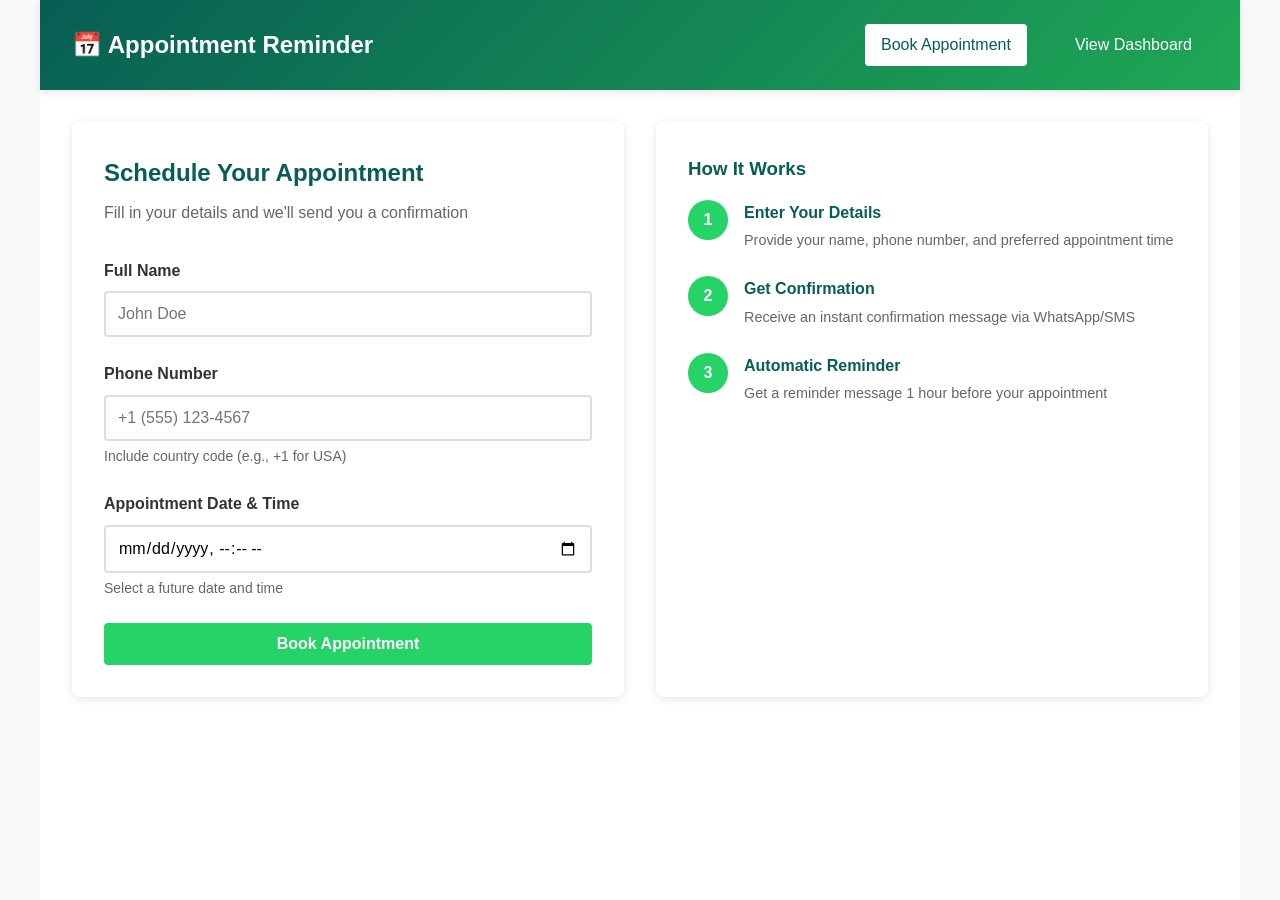
<file: templates/index.html>
<!DOCTYPE html>
<html lang="en">
<head>
    <meta charset="UTF-8">
    <meta name="viewport" content="width=device-width, initial-scale=1.0">
    <title>Appointment Reminder - Book Now</title>
    <link rel="stylesheet" href="/static/style.css">
</head>
<body>
    <div class="container">
        <div class="navbar">
            <div class="nav-content">
                <h1 class="logo">📅 Appointment Reminder</h1>
                <div class="nav-links">
                    <a href="/" class="active">Book Appointment</a>
                    <a href="/dashboard">View Dashboard</a>
                </div>
            </div>
        </div>

        <div class="main-content">
            <div class="form-container">
                <div class="form-card">
                    <h2>Schedule Your Appointment</h2>
                    <p class="subtitle">Fill in your details and we'll send you a confirmation</p>

                    <form id="appointmentForm">
                        <div class="form-group">
                            <label for="customerName">Full Name</label>
                            <input 
                                type="text" 
                                id="customerName" 
                                name="customer_name" 
                                placeholder="John Doe" 
                                required
                                minlength="2"
                            />
                            <span class="error" id="nameError"></span>
                        </div>

                        <div class="form-group">
                            <label for="phoneNumber">Phone Number</label>
                            <input 
                                type="tel" 
                                id="phoneNumber" 
                                name="phone_number" 
                                placeholder="+1 (555) 123-4567" 
                                required
                            />
                            <span class="help-text">Include country code (e.g., +1 for USA)</span>
                            <span class="error" id="phoneError"></span>
                        </div>

                        <div class="form-group">
                            <label for="appointmentTime">Appointment Date & Time</label>
                            <input 
                                type="datetime-local" 
                                id="appointmentTime" 
                                name="appointment_time" 
                                required
                            />
                            <span class="help-text">Select a future date and time</span>
                            <span class="error" id="timeError"></span>
                        </div>

                        <button type="submit" class="btn btn-primary" id="submitBtn">
                            Book Appointment
                        </button>
                    </form>

                    <div id="successMessage" class="alert alert-success" style="display: none;">
                        <div class="alert-icon">✓</div>
                        <div>
                            <strong>Appointment Booked!</strong>
                            <p id="successText"></p>
                        </div>
                    </div>

                    <div id="errorMessage" class="alert alert-error" style="display: none;">
                        <div class="alert-icon">✕</div>
                        <div>
                            <strong>Error</strong>
                            <p id="errorText"></p>
                        </div>
                    </div>
                </div>

                <div class="info-card">
                    <h3>How It Works</h3>
                    <div class="steps">
                        <div class="step">
                            <div class="step-number">1</div>
                            <div class="step-content">
                                <h4>Enter Your Details</h4>
                                <p>Provide your name, phone number, and preferred appointment time</p>
                            </div>
                        </div>
                        <div class="step">
                            <div class="step-number">2</div>
                            <div class="step-content">
                                <h4>Get Confirmation</h4>
                                <p>Receive an instant confirmation message via WhatsApp/SMS</p>
                            </div>
                        </div>
                        <div class="step">
                            <div class="step-number">3</div>
                            <div class="step-content">
                                <h4>Automatic Reminder</h4>
                                <p>Get a reminder message 1 hour before your appointment</p>
                            </div>
                        </div>
                    </div>
                </div>
            </div>
        </div>
    </div>

    <script src="/static/script.js"></script>
    <script>
        document.getElementById('appointmentForm').addEventListener('submit', submitAppointment);
    </script>
</body>
</html>
</file>
<file: static/style.css>
/* Global Styles */
:root {
    --primary-color: #25d366;
    --primary-dark: #1fa855;
    --secondary-color: #075e54;
    --danger-color: #dc3545;
    --warning-color: #ffc107;
    --info-color: #17a2b8;
    --success-color: #28a745;
    --light-gray: #f5f5f5;
    --medium-gray: #ddd;
    --dark-gray: #333;
    --text-gray: #666;
    --border-radius: 8px;
    --shadow: 0 2px 8px rgba(0, 0, 0, 0.1);
    --shadow-lg: 0 4px 16px rgba(0, 0, 0, 0.15);
    --transition: all 0.3s ease;
}

* {
    margin: 0;
    padding: 0;
    box-sizing: border-box;
}

body {
    font-family: -apple-system, BlinkMacSystemFont, "Segoe UI", Roboto, "Helvetica Neue", Arial, sans-serif;
    background-color: #f8f9fa;
    color: var(--dark-gray);
    line-height: 1.6;
}

/* Container */
.container {
    max-width: 1200px;
    margin: 0 auto;
    background: white;
    min-height: 100vh;
    display: flex;
    flex-direction: column;
}

/* Navbar */
.navbar {
    background: linear-gradient(135deg, var(--secondary-color) 0%, var(--primary-dark) 100%);
    color: white;
    padding: 0;
    box-shadow: var(--shadow);
}

.nav-content {
    display: flex;
    justify-content: space-between;
    align-items: center;
    padding: 1.5rem 2rem;
    max-width: 1200px;
    margin: 0 auto;
    width: 100%;
}

.logo {
    font-size: 1.5rem;
    font-weight: 600;
    display: flex;
    align-items: center;
    gap: 0.5rem;
}

.nav-links {
    display: flex;
    gap: 2rem;
}

.nav-links a {
    color: white;
    text-decoration: none;
    font-weight: 500;
    padding: 0.5rem 1rem;
    border-radius: 4px;
    transition: var(--transition);
}

.nav-links a:hover {
    background: rgba(255, 255, 255, 0.2);
}

.nav-links a.active {
    background: white;
    color: var(--secondary-color);
}

/* Main Content */
.main-content {
    flex: 1;
    padding: 2rem;
}

/* Form Container */
.form-container {
    display: grid;
    grid-template-columns: 1fr 1fr;
    gap: 2rem;
}

.form-card,
.info-card,
.dashboard-container {
    background: white;
    padding: 2rem;
    border-radius: var(--border-radius);
    box-shadow: var(--shadow);
}

.form-card h2,
.info-card h3 {
    margin-bottom: 0.5rem;
    color: var(--secondary-color);
}

.subtitle {
    color: var(--text-gray);
    margin-bottom: 2rem;
}

/* Form Groups */
.form-group {
    margin-bottom: 1.5rem;
}

.form-group label {
    display: block;
    margin-bottom: 0.5rem;
    font-weight: 600;
    color: var(--dark-gray);
}

.form-group input,
.form-group select {
    width: 100%;
    padding: 0.75rem;
    border: 2px solid var(--medium-gray);
    border-radius: 4px;
    font-size: 1rem;
    transition: var(--transition);
    font-family: inherit;
}

.form-group input:focus,
.form-group select:focus {
    outline: none;
    border-color: var(--primary-color);
    box-shadow: 0 0 0 3px rgba(37, 211, 102, 0.1);
}

.help-text {
    display: block;
    font-size: 0.875rem;
    color: var(--text-gray);
    margin-top: 0.25rem;
}

.error {
    display: block;
    color: var(--danger-color);
    font-size: 0.875rem;
    margin-top: 0.25rem;
}

/* Buttons */
.btn {
    padding: 0.75rem 1.5rem;
    border: none;
    border-radius: 4px;
    font-size: 1rem;
    font-weight: 600;
    cursor: pointer;
    transition: var(--transition);
    display: inline-flex;
    align-items: center;
    justify-content: center;
    gap: 0.5rem;
}

.btn-primary {
    background: var(--primary-color);
    color: white;
    width: 100%;
}

.btn-primary:hover {
    background: var(--primary-dark);
    box-shadow: var(--shadow);
}

.btn-primary:active {
    transform: scale(0.98);
}

.btn-secondary {
    background: var(--light-gray);
    color: var(--dark-gray);
    border: 2px solid var(--medium-gray);
}

.btn-secondary:hover {
    background: var(--medium-gray);
}

.btn-danger {
    background: var(--danger-color);
    color: white;
}

.btn-danger:hover {
    background: #c82333;
}

.btn-small {
    padding: 0.5rem 1rem;
    font-size: 0.875rem;
}

/* Alerts */
.alert {
    padding: 1rem;
    border-radius: 4px;
    margin-bottom: 1.5rem;
    display: flex;
    gap: 1rem;
    align-items: flex-start;
}

.alert-icon {
    font-size: 1.5rem;
    flex-shrink: 0;
}

.alert-success {
    background: #d4edda;
    color: #155724;
    border: 1px solid #c3e6cb;
}

.alert-error {
    background: #f8d7da;
    color: #721c24;
    border: 1px solid #f5c6cb;
}

.alert-info {
    background: #d1ecf1;
    color: #0c5460;
    border: 1px solid #bee5eb;
}

.alert strong {
    display: block;
    margin-bottom: 0.5rem;
}

.alert a {
    color: inherit;
    text-decoration: underline;
}

/* Info Card */
.steps {
    display: flex;
    flex-direction: column;
    gap: 1.5rem;
    margin-top: 1rem;
}

.step {
    display: flex;
    gap: 1rem;
}

.step-number {
    background: var(--primary-color);
    color: white;
    width: 2.5rem;
    height: 2.5rem;
    border-radius: 50%;
    display: flex;
    align-items: center;
    justify-content: center;
    font-weight: 600;
    flex-shrink: 0;
}

.step-content h4 {
    margin-bottom: 0.25rem;
    color: var(--secondary-color);
}

.step-content p {
    color: var(--text-gray);
    font-size: 0.9rem;
}

/* Dashboard */
.dashboard-header {
    margin-bottom: 2rem;
}

.dashboard-header h2 {
    margin-bottom: 1.5rem;
    color: var(--secondary-color);
}

.dashboard-stats {
    display: grid;
    grid-template-columns: repeat(auto-fit, minmax(150px, 1fr));
    gap: 1rem;
}

.stat-card {
    background: linear-gradient(135deg, var(--primary-color), var(--primary-dark));
    color: white;
    padding: 1.5rem;
    border-radius: 8px;
    text-align: center;
}

.stat-value {
    font-size: 2rem;
    font-weight: 700;
    margin-bottom: 0.5rem;
}

.stat-label {
    font-size: 0.875rem;
    opacity: 0.9;
}

/* Dashboard Filters */
.dashboard-filters {
    display: flex;
    gap: 1rem;
    margin-bottom: 2rem;
    flex-wrap: wrap;
}

.search-input,
.filter-select {
    padding: 0.75rem;
    border: 2px solid var(--medium-gray);
    border-radius: 4px;
    font-size: 1rem;
    font-family: inherit;
}

.search-input {
    flex: 1;
    min-width: 250px;
}

.filter-select {
    min-width: 150px;
}

/* Appointments List */
.appointments-list {
    display: grid;
    gap: 1.5rem;
}

.appointment-card {
    background: white;
    border: 2px solid var(--medium-gray);
    border-radius: 8px;
    padding: 1.5rem;
    transition: var(--transition);
    cursor: pointer;
}

.appointment-card:hover {
    box-shadow: var(--shadow-lg);
    border-color: var(--primary-color);
}

.appointment-header {
    display: flex;
    justify-content: space-between;
    align-items: start;
    margin-bottom: 1rem;
}

.appointment-name {
    font-size: 1.25rem;
    font-weight: 600;
    color: var(--secondary-color);
}

.appointment-status {
    display: inline-block;
    padding: 0.25rem 0.75rem;
    border-radius: 20px;
    font-size: 0.75rem;
    font-weight: 600;
    text-transform: uppercase;
}

.status-active {
    background: #d4edda;
    color: #155724;
}

.status-completed {
    background: #d1ecf1;
    color: #0c5460;
}

.status-cancelled {
    background: #f8d7da;
    color: #721c24;
}

.appointment-details {
    display: grid;
    gap: 0.75rem;
    margin-bottom: 1rem;
}

.detail-row {
    display: flex;
    justify-content: space-between;
    font-size: 0.95rem;
}

.detail-label {
    color: var(--text-gray);
    font-weight: 500;
}

.detail-value {
    color: var(--dark-gray);
    font-weight: 600;
}

.appointment-actions {
    display: flex;
    gap: 0.5rem;
    flex-wrap: wrap;
}

.appointment-actions .btn {
    flex: 1;
    min-width: 100px;
    margin: 0;
}

/* Modal */
.modal {
    position: fixed;
    top: 0;
    left: 0;
    width: 100%;
    height: 100%;
    background: rgba(0, 0, 0, 0.5);
    display: flex;
    align-items: center;
    justify-content: center;
    z-index: 1000;
}

.modal-content {
    background: white;
    border-radius: 8px;
    max-width: 500px;
    width: 90%;
    box-shadow: var(--shadow-lg);
}

.modal-header {
    display: flex;
    justify-content: space-between;
    align-items: center;
    padding: 1.5rem;
    border-bottom: 2px solid var(--light-gray);
}

.modal-header h3 {
    color: var(--secondary-color);
    margin: 0;
}

.close-btn {
    background: none;
    border: none;
    font-size: 1.5rem;
    cursor: pointer;
    color: var(--text-gray);
}

.close-btn:hover {
    color: var(--dark-gray);
}

.modal-body {
    padding: 1.5rem;
}

.modal-footer {
    display: flex;
    gap: 1rem;
    padding: 1.5rem;
    border-top: 2px solid var(--light-gray);
    justify-content: flex-end;
}

.modal-footer .btn {
    margin: 0;
}

/* Loading State */
.btn:disabled {
    opacity: 0.6;
    cursor: not-allowed;
}

/* Responsive Design */
@media (max-width: 768px) {
    .form-container {
        grid-template-columns: 1fr;
    }

    .nav-content {
        flex-direction: column;
        gap: 1rem;
        text-align: center;
    }

    .nav-links {
        flex-direction: column;
        gap: 0.5rem;
        width: 100%;
    }

    .nav-links a {
        display: block;
    }

    .dashboard-stats {
        grid-template-columns: 1fr;
    }

    .dashboard-filters {
        flex-direction: column;
    }

    .search-input,
    .filter-select {
        min-width: unset;
    }

    .main-content {
        padding: 1rem;
    }

    .form-card,
    .info-card,
    .dashboard-container {
        padding: 1rem;
    }

    .detail-row {
        flex-direction: column;
        gap: 0.25rem;
    }

    .appointment-actions {
        flex-direction: column;
    }

    .appointment-actions .btn {
        width: 100%;
    }

    .modal-content {
        width: 95%;
    }
}

/* Animations */
@keyframes fadeIn {
    from {
        opacity: 0;
        transform: translateY(-10px);
    }
    to {
        opacity: 1;
        transform: translateY(0);
    }
}

.appointment-card {
    animation: fadeIn 0.3s ease;
}

/* Utility Classes */
.text-center {
    text-align: center;
}

.mt-1 {
    margin-top: 0.5rem;
}

.mt-2 {
    margin-top: 1rem;
}

.mb-1 {
    margin-bottom: 0.5rem;
}

.mb-2 {
    margin-bottom: 1rem;
}
</file>
